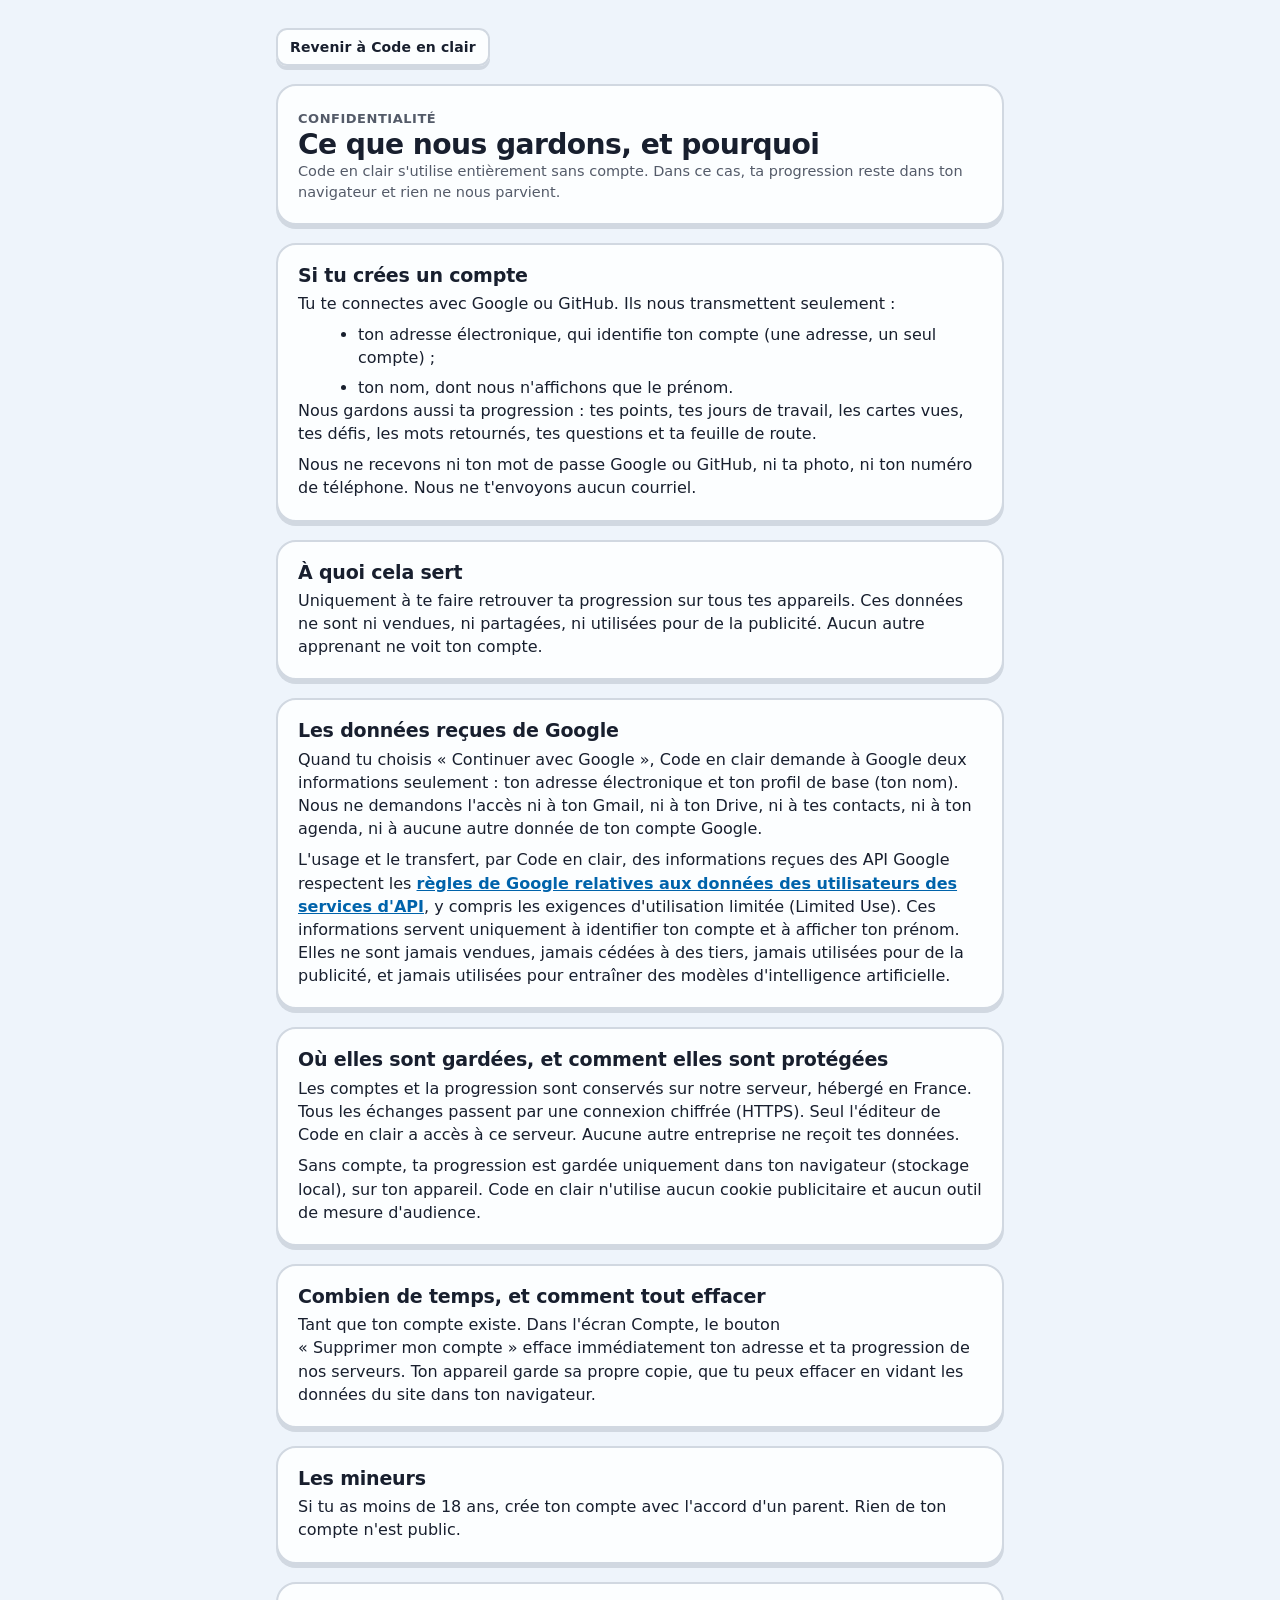
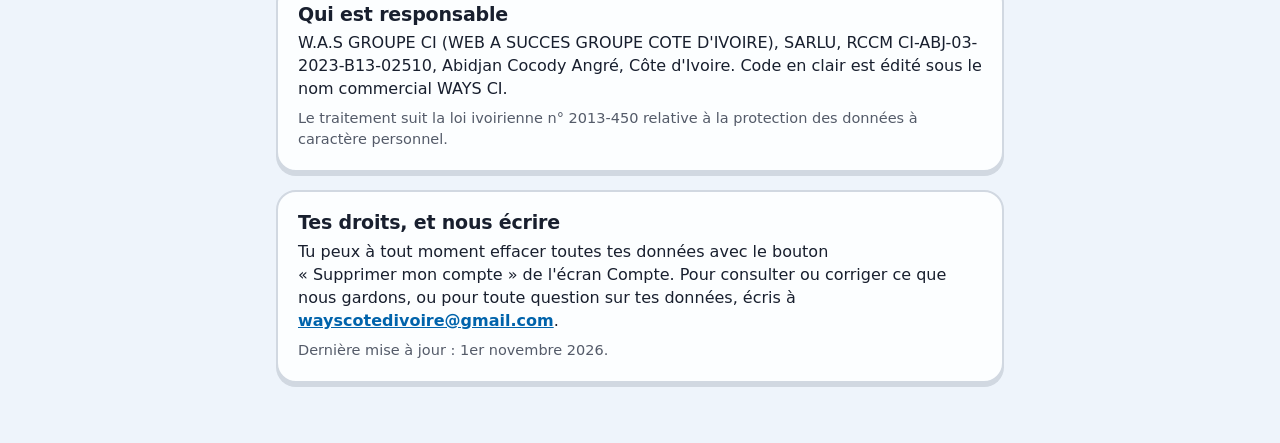
<file: confidentialite.html>
<!doctype html>
<html lang="fr">
<head>
<meta charset="utf-8">
<meta name="viewport" content="width=device-width, initial-scale=1">
<title>Confidentialité · Code en clair</title>
<meta name="description" content="Ce que Code en clair garde quand tu crées un compte, pourquoi, et comment tout effacer.">
<link rel="icon" href="icone.svg" type="image/svg+xml">
<link rel="stylesheet" href="style.css?v=20261101e">
<style>
  .page{max-width:760px;margin:0 auto;padding:28px 16px 60px;display:grid;gap:18px}
  .page h2{margin-bottom:6px}
  .page ul{margin:8px 0 0 20px;display:grid;gap:6px}
  .page p + p{margin-top:8px}
  .page a.btn{text-decoration:none}
</style>
</head>
<body>
<main class="page">
  <a href="./" class="btn sm" style="justify-self:start">Revenir à Code en clair</a>
  <div class="tile">
    <span class="label">Confidentialité</span>
    <h1 class="big">Ce que nous gardons, et pourquoi</h1>
    <p class="sub">Code en clair s'utilise entièrement sans compte. Dans ce cas, ta progression reste dans ton navigateur et rien ne nous parvient.</p>
  </div>

  <div class="tile">
    <h2 class="mid">Si tu crées un compte</h2>
    <p>Tu te connectes avec Google ou GitHub. Ils nous transmettent seulement :</p>
    <ul>
      <li>ton adresse électronique, qui identifie ton compte (une adresse, un seul compte) ;</li>
      <li>ton nom, dont nous n'affichons que le prénom.</li>
    </ul>
    <p>Nous gardons aussi ta progression : tes points, tes jours de travail, les cartes vues, tes défis, les mots retournés, tes questions et ta feuille de route.</p>
    <p>Nous ne recevons ni ton mot de passe Google ou GitHub, ni ta photo, ni ton numéro de téléphone. Nous ne t'envoyons aucun courriel.</p>
  </div>

  <div class="tile">
    <h2 class="mid">À quoi cela sert</h2>
    <p>Uniquement à te faire retrouver ta progression sur tous tes appareils. Ces données ne sont ni vendues, ni partagées, ni utilisées pour de la publicité. Aucun autre apprenant ne voit ton compte.</p>
  </div>

  <div class="tile">
    <h2 class="mid">Les données reçues de Google</h2>
    <p>Quand tu choisis « Continuer avec Google », Code en clair demande à Google deux informations seulement : ton adresse électronique et ton profil de base (ton nom). Nous ne demandons l'accès ni à ton Gmail, ni à ton Drive, ni à tes contacts, ni à ton agenda, ni à aucune autre donnée de ton compte Google.</p>
    <p>L'usage et le transfert, par Code en clair, des informations reçues des API Google respectent les <a href="https://developers.google.com/terms/api-services-user-data-policy" rel="noopener">règles de Google relatives aux données des utilisateurs des services d'API</a>, y compris les exigences d'utilisation limitée (Limited Use). Ces informations servent uniquement à identifier ton compte et à afficher ton prénom. Elles ne sont jamais vendues, jamais cédées à des tiers, jamais utilisées pour de la publicité, et jamais utilisées pour entraîner des modèles d'intelligence artificielle.</p>
  </div>

  <div class="tile">
    <h2 class="mid">Où elles sont gardées, et comment elles sont protégées</h2>
    <p>Les comptes et la progression sont conservés sur notre serveur, hébergé en France. Tous les échanges passent par une connexion chiffrée (HTTPS). Seul l'éditeur de Code en clair a accès à ce serveur. Aucune autre entreprise ne reçoit tes données.</p>
    <p>Sans compte, ta progression est gardée uniquement dans ton navigateur (stockage local), sur ton appareil. Code en clair n'utilise aucun cookie publicitaire et aucun outil de mesure d'audience.</p>
  </div>

  <div class="tile">
    <h2 class="mid">Combien de temps, et comment tout effacer</h2>
    <p>Tant que ton compte existe. Dans l'écran Compte, le bouton «&nbsp;Supprimer&nbsp;mon&nbsp;compte&nbsp;» efface immédiatement ton adresse et ta progression de nos serveurs. Ton appareil garde sa propre copie, que tu peux effacer en vidant les données du site dans ton navigateur.</p>
  </div>

  <div class="tile">
    <h2 class="mid">Les mineurs</h2>
    <p>Si tu as moins de 18 ans, crée ton compte avec l'accord d'un parent. Rien de ton compte n'est public.</p>
  </div>

  <div class="tile">
    <h2 class="mid">Qui est responsable</h2>
    <p>W.A.S GROUPE CI (WEB A SUCCES GROUPE COTE D'IVOIRE), SARLU, RCCM CI-ABJ-03-2023-B13-02510, Abidjan Cocody Angré, Côte d'Ivoire. Code en clair est édité sous le nom commercial WAYS CI.</p>
    <p class="sub">Le traitement suit la loi ivoirienne n° 2013-450 relative à la protection des données à caractère personnel.</p>
  </div>

  <div class="tile">
    <h2 class="mid">Tes droits, et nous écrire</h2>
    <p>Tu peux à tout moment effacer toutes tes données avec le bouton «&nbsp;Supprimer&nbsp;mon&nbsp;compte&nbsp;» de l'écran Compte. Pour consulter ou corriger ce que nous gardons, ou pour toute question sur tes données, écris à <a href="mailto:wayscotedivoire@gmail.com">wayscotedivoire@gmail.com</a>.</p>
    <p class="sub">Dernière mise à jour : 1er novembre 2026.</p>
  </div>
</main>
</body>
</html>
</file>
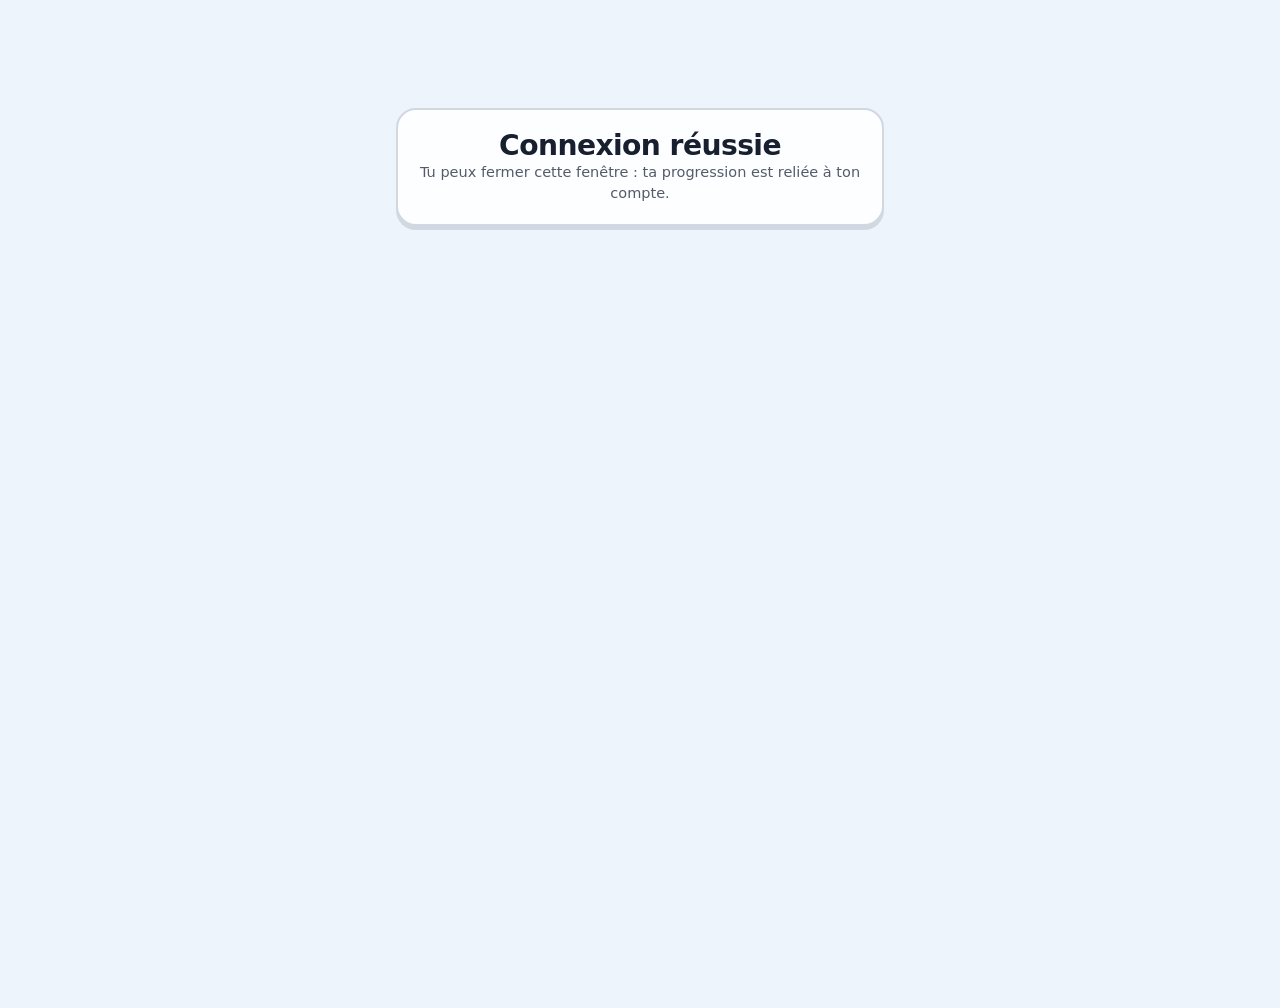
<file: connexion-terminee.html>
<!doctype html>
<html lang="fr">
<head>
<meta charset="utf-8">
<meta name="viewport" content="width=device-width, initial-scale=1">
<title>Connexion · Code en clair</title>
<link rel="icon" href="/icone.svg" type="image/svg+xml">
<link rel="stylesheet" href="/style.css?v=20261030c">
<style>.fin{max-width:520px;margin:12vh auto 0;padding:0 16px}.fin .tile{text-align:center}</style>
</head>
<body>
<!-- La fenêtre de Google ou GitHub revient ici après la connexion, puis se ferme toute seule -->
<main class="fin">
  <div class="tile">
    <h1 class="big" id="titre">Connexion réussie</h1>
    <p class="sub" id="texte">Tu peux fermer cette fenêtre : ta progression est reliée à ton compte.</p>
  </div>
</main>
<script src="/connexion-terminee.js"></script>
</body>
</html>
</file>
<file: style.css>
:root{
  --bg: oklch(0.965 0.012 250);
  --tile: oklch(0.995 0.003 250);
  --line: oklch(0.88 0.014 250);
  --ink: oklch(0.24 0.03 265);
  --muted: oklch(0.47 0.025 265);
  --term: oklch(0.22 0.025 265);
  --term-ink: oklch(0.93 0.01 250);
  --term-dim: oklch(0.7 0.02 250);
  --green: oklch(0.64 0.16 150);  --green-d: oklch(0.52 0.14 150); --green-s: oklch(0.94 0.05 150);
  --orange: oklch(0.68 0.17 50);  --orange-d: oklch(0.56 0.16 45); --orange-s: oklch(0.95 0.045 60);
  --violet: oklch(0.56 0.18 295); --violet-d: oklch(0.45 0.17 295); --violet-s: oklch(0.94 0.04 295);
  --blue: oklch(0.6 0.15 245);    --blue-d: oklch(0.49 0.14 248); --blue-s: oklch(0.94 0.035 245);
  --red: oklch(0.6 0.19 25);      --red-d: oklch(0.5 0.18 25);    --red-s: oklch(0.95 0.035 25);
  --gold: oklch(0.8 0.15 85);     --gold-d: oklch(0.66 0.14 75);
  --grey: oklch(0.8 0.01 250);    --grey-d: oklch(0.68 0.012 250);
  --mono: "Cascadia Code","Cascadia Mono",Consolas,Menlo,monospace;
  --sans: "Segoe UI Variable Display","Segoe UI",system-ui,-apple-system,Roboto,Arial,sans-serif;
  --ease: cubic-bezier(0.23,1,0.32,1);
  --spring: cubic-bezier(0.34,1.4,0.64,1);
}
*{box-sizing:border-box}
html,body{margin:0}
body{background:var(--bg);color:var(--ink);font:16px/1.45 var(--sans);-webkit-font-smoothing:antialiased;min-height:100vh}
h1,h2,h3,p{margin:0}
h1,h2,h3{line-height:1.12;text-wrap:balance}
button{font:inherit;color:inherit;cursor:pointer}
code,.mono{font-family:var(--mono)}
svg{display:block}

/* Barre du haut */
.top{position:sticky;top:0;z-index:20;display:flex;align-items:center;gap:20px;padding:10px 24px;background:oklch(0.995 0.003 250 / .92);backdrop-filter:blur(8px);border-bottom:2px solid var(--line)}
.logo{display:flex;align-items:center;gap:10px;font-weight:800;font-size:18px;letter-spacing:-0.01em;white-space:nowrap}
.logo i{width:34px;height:34px;border-radius:10px;background:var(--term);color:var(--green);display:grid;place-items:center;font:700 15px var(--mono);font-style:normal}
.tabs{display:flex;gap:4px}
.tab{display:flex;align-items:center;gap:8px;border:0;background:none;padding:9px 14px;border-radius:12px;font-weight:700;font-size:15px;color:var(--muted)}
.tab svg{width:20px;height:20px}
.tab:hover{background:var(--bg);color:var(--ink)}
.tab[aria-current="page"]{background:var(--blue-s);color:var(--blue-d)}
.hud{margin-left:auto;display:flex;align-items:center;gap:14px}
.pill{display:flex;align-items:center;gap:7px;font-weight:800;font-size:15px;padding:6px 12px;border-radius:999px;background:var(--bg)}
.pill svg{width:20px;height:20px}
.lvl{display:flex;align-items:center;gap:10px;min-width:210px}
.lvl-badge{width:36px;height:36px;border-radius:11px;background:var(--violet);color:#fff;display:grid;place-items:center;font-weight:800;box-shadow:0 3px 0 var(--violet-d)}
.lvl-txt{flex:1;font-size:13px;font-weight:700;color:var(--muted)}
.lvl-txt b{display:block;color:var(--ink);font-size:14px}
.xpbar{height:9px;border-radius:99px;background:var(--line);overflow:hidden;margin-top:4px}
.xpbar i{display:block;height:100%;background:linear-gradient(90deg,var(--gold),var(--orange));border-radius:99px;transition:width .5s var(--ease)}

main{padding:22px 24px 110px}
.screen{display:none}
.screen.on{display:block;animation:in .25s var(--ease)}
@keyframes in{from{opacity:0;transform:translateY(6px)}to{opacity:1;transform:none}}

/* Tuiles */
.tile{background:var(--tile);border:2px solid var(--line);border-radius:20px;padding:20px;box-shadow:0 4px 0 var(--line)}
.label{font-size:13px;font-weight:800;letter-spacing:.04em;color:var(--muted);text-transform:uppercase}
.big{font-size:clamp(22px,2.2vw,30px);font-weight:800;letter-spacing:-0.02em}
.mid{font-size:19px;font-weight:800;letter-spacing:-0.01em}
.sub{color:var(--muted);font-size:14.5px}

/* Boutons de jeu */
.btn{display:inline-flex;align-items:center;justify-content:center;gap:8px;min-height:48px;padding:0 22px;border-radius:14px;border:0;font-weight:800;font-size:16px;letter-spacing:.01em;background:var(--tile);color:var(--ink);box-shadow:0 4px 0 var(--line),inset 0 0 0 2px var(--line);transition:transform .1s var(--ease),box-shadow .1s var(--ease)}
.btn:active{transform:translateY(3px);box-shadow:0 1px 0 var(--line),inset 0 0 0 2px var(--line)}
.btn.go{background:var(--green);color:#fff;box-shadow:0 4px 0 var(--green-d)}
.btn.go:active{box-shadow:0 1px 0 var(--green-d)}
.btn.hot{background:var(--orange);color:#fff;box-shadow:0 4px 0 var(--orange-d)}
.btn.hot:active{box-shadow:0 1px 0 var(--orange-d)}
.btn.sm{min-height:38px;padding:0 14px;font-size:14px;border-radius:11px}
.btn svg{width:20px;height:20px}
.btn:focus-visible,.tab:focus-visible,.world:focus-visible,.card:focus-visible,.choice:focus-visible,input:focus-visible{outline:3px solid var(--blue);outline-offset:3px}

/* Accueil */
.home{display:grid;grid-template-columns:1.25fr 1.1fr .8fr;gap:18px}
.mission{background:var(--green);border-color:var(--green-d);box-shadow:0 5px 0 var(--green-d);color:#fff;position:relative;overflow:hidden;display:flex;flex-direction:column;gap:14px}
.mission .label{color:oklch(1 0 0 / .8)}
.mission .big{max-width:20ch}
.seg{display:flex;gap:6px}
.seg i{flex:1;height:10px;border-radius:99px;background:oklch(1 0 0 / .3)}
.seg i.on{background:#fff}
.mission .btn{background:#fff;color:var(--green-d);box-shadow:0 4px 0 var(--green-d);align-self:flex-start}
.mission .deco{position:absolute;right:-16px;bottom:-22px;font:800 120px/1 var(--mono);color:oklch(1 0 0 / .13);pointer-events:none}
.chips-cmd{display:flex;gap:6px;flex-wrap:wrap}
.chips-cmd code{background:oklch(1 0 0 / .2);padding:3px 9px;border-radius:8px;font-size:13.5px;font-weight:600}

.ask{display:flex;flex-direction:column;gap:12px}
.ask form{position:relative}
.ask input{width:100%;height:56px;border:2px solid var(--line);border-radius:16px;background:var(--bg);padding:0 16px 0 48px;font:600 17px var(--sans);color:var(--ink)}
.ask input::placeholder{color:var(--muted);font-weight:500}
.ask form svg{position:absolute;left:15px;top:17px;width:22px;height:22px;color:var(--muted)}
.qchips{display:flex;flex-wrap:wrap;gap:8px}
.qchip{border:2px solid var(--line);background:var(--tile);border-radius:12px;padding:6px 12px;font-weight:700;font-size:14px;box-shadow:0 2px 0 var(--line)}
.qchip:hover{border-color:var(--blue);color:var(--blue-d)}

.streak{display:flex;flex-direction:column;gap:12px}
.flame{display:flex;align-items:center;gap:12px}
.flame svg{width:46px;height:46px}
.week{display:grid;grid-template-columns:repeat(7,1fr);gap:6px;text-align:center;font-size:12px;font-weight:800;color:var(--muted)}
.week span{display:grid;place-items:center;aspect-ratio:1;border-radius:50%;background:var(--bg);margin-top:4px;border:2px solid var(--line)}
.week .on span{background:var(--orange);border-color:var(--orange-d)}
.week .today span{border-color:var(--orange);border-style:dashed}
.ring{display:flex;align-items:center;gap:12px}

.row-head{display:flex;align-items:baseline;justify-content:space-between;gap:12px;margin:30px 2px 12px}
.worlds{display:grid;grid-auto-flow:column;grid-auto-columns:minmax(250px,1fr);gap:16px;overflow-x:auto;padding:4px 2px 10px;scroll-snap-type:x mandatory}
.world{scroll-snap-align:start;text-align:left;border:0;border-radius:22px;padding:18px;color:#fff;display:flex;flex-direction:column;gap:10px;min-height:208px;transition:transform .15s var(--ease)}
.world:hover{transform:translateY(-3px)}
.world:active{transform:translateY(2px)}
.world .wi{width:44px;height:44px;border-radius:13px;background:oklch(1 0 0 / .22);display:grid;place-items:center}
.world .wi svg{width:24px;height:24px}
.world h3{font-size:21px;font-weight:800}
.world .sub{color:oklch(1 0 0 / .85)}
.world .xpbar{background:oklch(1 0 0 / .28);margin-top:auto}
.world .xpbar i{background:#fff}
.w-terminal{background:var(--green);box-shadow:0 5px 0 var(--green-d)}
.w-git{background:var(--orange);box-shadow:0 5px 0 var(--orange-d)}
.w-github{background:var(--violet);box-shadow:0 5px 0 var(--violet-d)}
.w-vscode{background:var(--blue);box-shadow:0 5px 0 var(--blue-d)}
.world.locked{background:var(--grey);box-shadow:0 5px 0 var(--grey-d);cursor:default}
.world.locked:hover{transform:none}
.lockline{display:flex;align-items:center;gap:6px;font-weight:700;font-size:14px;margin-top:auto}
.lockline svg{width:18px;height:18px}

.trio{display:grid;grid-template-columns:repeat(3,1fr);gap:18px}
.mini{display:flex;align-items:center;gap:12px;padding:10px 0;border-top:2px solid var(--bg)}
.mini:first-of-type{border-top:0}
.mini>svg{width:22px;height:22px;flex:none;color:var(--muted)}
.home>*,.trio>*,.gridf>*,.fiche>*,.game>*{min-width:0}
.tag{font:700 14px var(--mono);padding:4px 10px;border-radius:9px;background:var(--bg);white-space:nowrap}
.badges{display:grid;grid-template-columns:repeat(5,1fr);gap:10px;text-align:center;font-size:12px;font-weight:700;color:var(--muted)}
.medal{width:54px;height:54px;margin:0 auto 6px;border-radius:50%;display:grid;place-items:center;background:var(--gold);box-shadow:0 4px 0 var(--gold-d)}
.medal svg{width:26px;height:26px;color:#fff}
.medal.off{background:var(--line);box-shadow:0 4px 0 var(--grey)}
.medal.off svg{color:var(--grey-d)}

/* Monde */
.world-head{display:flex;align-items:center;gap:18px;border-radius:22px;padding:20px 22px;color:#fff;margin-bottom:18px}
.world-head .wi{width:56px;height:56px;border-radius:16px;background:oklch(1 0 0 / .22);display:grid;place-items:center}
.world-head .wi svg{width:30px;height:30px}
.world-head .xpbar{background:oklch(1 0 0 / .28);width:220px}
.world-head .xpbar i{background:#fff}
.world-pick{display:flex;gap:8px;margin-left:auto;flex-wrap:wrap}
.world-pick button{border:0;border-radius:11px;padding:7px 12px;font-weight:800;font-size:14px;background:oklch(1 0 0 / .2);color:#fff}
.world-pick button[aria-pressed="true"]{background:#fff;color:var(--ink)}
.cards{display:grid;grid-template-columns:repeat(auto-fill,minmax(230px,1fr));gap:16px}
.card{text-align:left;border:2px solid var(--line);background:var(--tile);border-radius:18px;padding:16px;box-shadow:0 4px 0 var(--line);display:flex;flex-direction:column;gap:8px;min-height:150px;transition:transform .12s var(--ease)}
.card:hover{transform:translateY(-3px);border-color:var(--ink)}
.card:active{transform:translateY(2px)}
.card .cmdbig{font:700 21px var(--mono);letter-spacing:-0.01em}
.card .state{margin-top:auto;display:flex;align-items:center;justify-content:space-between}
.stars{display:flex;gap:2px}
.stars svg{width:18px;height:18px;color:var(--line)}
.stars svg.on{color:var(--gold)}
.st{font-size:12.5px;font-weight:800;padding:3px 9px;border-radius:99px}
.st.ok{background:var(--green-s);color:var(--green-d)}
.st.ko{background:var(--red-s);color:var(--red-d)}
.st.new{background:var(--blue-s);color:var(--blue-d)}
.empty{grid-column:1/-1;text-align:center;padding:30px}

/* Fiche */
.fiche{display:grid;grid-template-columns:330px 1fr;gap:18px;align-items:start}
.hero{position:sticky;top:84px;color:#fff;border:0;display:flex;flex-direction:column;gap:12px}
.hero .cmdhuge{font:800 clamp(34px,3.4vw,46px)/1.05 var(--mono);letter-spacing:-0.03em}
.hero .say{font-size:17px;font-weight:700}
.hero .label{color:oklch(1 0 0 / .8)}
.speak{display:flex;align-items:center;gap:10px;background:oklch(1 0 0 / .18);border-radius:14px;padding:10px 12px;border:0;color:#fff;font-weight:700;text-align:left}
.speak svg{width:26px;height:26px;flex:none}
.speak small{display:block;font-weight:600;opacity:.85}
.hero .two{display:grid;grid-template-columns:1fr 1fr;gap:8px}
.hero .btn{width:100%}
.hero .btn.light{background:#fff;color:var(--ink);box-shadow:0 4px 0 oklch(0 0 0 / .18)}
.hero .btn.light.sel-ok{background:var(--green-s);color:var(--green-d)}
.hero .btn.light.sel-ko{background:var(--red-s);color:var(--red-d)}
.hero .btn.hot{background:var(--ink);box-shadow:0 4px 0 oklch(0 0 0 / .35)}
.gridf{display:grid;grid-template-columns:repeat(3,1fr);gap:18px}
.gridf .span2{grid-column:span 2}
.gridf .tile{display:flex;flex-direction:column;gap:10px}
.gridf .tile .label{display:flex;align-items:center;gap:8px}
.gridf .tile .label svg{width:18px;height:18px}
.say-big{font-size:19px;font-weight:700;line-height:1.35}
.flow{display:flex;align-items:center;gap:8px;flex-wrap:wrap}
.flow .tag.here{background:var(--ink);color:#fff}
.flow svg{width:18px;height:18px;color:var(--muted)}
.term{background:var(--term);color:var(--term-ink);border-radius:14px;font:14.5px/1.55 var(--mono);overflow:hidden}
.tline{display:flex;align-items:center;gap:10px;padding:10px 12px;border-top:1px solid oklch(0.32 0.02 265)}
.tline:first-child{border-top:0}
.tline .p{color:var(--green)}
.tline code{flex:1;min-width:0;overflow-wrap:anywhere}
.tline small{display:block;font-family:var(--sans);color:var(--term-dim);font-size:13px}
.copy{border:0;background:oklch(1 0 0 / .1);color:var(--term-ink);border-radius:9px;padding:6px 10px;font:700 12.5px var(--sans)}
.copy:hover{background:oklch(1 0 0 / .2)}
.vsc{display:flex;gap:12px;align-items:stretch}
.vsc-mock{flex:none;width:150px;background:var(--term);border-radius:12px;padding:10px;color:var(--term-ink);font:12.5px var(--mono);display:flex;flex-direction:column;gap:6px}
.vsc-mock div{display:flex;justify-content:space-between;align-items:center;padding:4px 6px;border-radius:6px}
.vsc-mock .hl{background:oklch(1 0 0 / .1)}
.vsc-mock b{width:20px;height:20px;border-radius:6px;background:var(--orange);color:#fff;display:grid;place-items:center;font:800 15px var(--sans);animation:blink 1.6s ease-in-out infinite}
@keyframes blink{50%{transform:scale(1.15)}}
@media (prefers-reduced-motion:reduce){.vsc-mock b{animation:none}}
.kbd{font:700 12.5px var(--mono);border:2px solid var(--line);border-bottom-width:3px;border-radius:7px;padding:0 6px;background:var(--tile)}
.trad{display:grid;gap:8px}
.trad div{display:grid;grid-template-columns:1fr 1fr;gap:10px;align-items:center;background:var(--bg);border-radius:11px;padding:8px 10px;font-size:14px}
.trad code{font-size:13px}
.trad span{font-weight:700}
details.trap{border:2px solid var(--line);border-radius:13px;background:var(--bg)}
details.trap+details.trap{margin-top:8px}
details.trap summary{list-style:none;cursor:pointer;padding:10px 12px;display:flex;align-items:center;gap:10px;font-weight:700;font-size:14.5px}
details.trap summary::-webkit-details-marker{display:none}
details.trap summary code{color:var(--red-d);font-size:13px;flex:1;overflow-wrap:anywhere}
details.trap summary svg{width:18px;height:18px;transition:transform .2s var(--ease);flex:none}
details.trap[open] summary svg{transform:rotate(90deg)}
details.trap p{padding:0 12px 12px;font-size:14.5px}
.words{display:flex;flex-wrap:wrap;gap:8px}
.word{border:2px solid var(--line);background:var(--tile);border-radius:12px;padding:6px 12px;font-weight:700;box-shadow:0 2px 0 var(--line)}
.word small{color:var(--muted);font-weight:600;margin-left:6px}

/* Défis */
.game{display:grid;grid-template-columns:1fr 300px;gap:18px;align-items:start}
.gbar{display:flex;align-items:center;gap:14px;margin-bottom:16px}
.gbar .xpbar{flex:1;height:14px}
.gbar .xpbar i{background:var(--green)}
.hearts{display:flex;gap:4px}
.hearts svg{width:26px;height:26px;color:var(--red)}
.hearts svg.lost{color:var(--line)}
.q{font-size:clamp(22px,2.4vw,30px);font-weight:800;letter-spacing:-0.02em;margin:6px 0 18px}
.choices{display:grid;grid-template-columns:repeat(2,1fr);gap:14px}
.choice{border:2px solid var(--line);background:var(--tile);border-radius:18px;padding:20px;font:700 20px var(--mono);box-shadow:0 4px 0 var(--line);text-align:left;transition:transform .1s var(--ease)}
.choice:hover{border-color:var(--blue)}
.choice:active{transform:translateY(3px);box-shadow:0 1px 0 var(--line)}
.choice.good{background:var(--green-s);border-color:var(--green);box-shadow:0 4px 0 var(--green)}
.choice.bad{background:var(--red-s);border-color:var(--red);box-shadow:0 4px 0 var(--red);animation:shake .3s}
@keyframes shake{25%{transform:translateX(-5px)}75%{transform:translateX(5px)}}
.typebox{background:var(--term);border-radius:18px;overflow:hidden}
.typebox pre{margin:0;padding:16px 18px;color:var(--term-ink);font:15px/1.6 var(--mono);white-space:pre-wrap;min-height:92px}
.typebox pre .c{color:var(--term-dim)}
.typebox pre .p{color:var(--green)}
.typebox form{display:flex;align-items:center;gap:10px;padding:14px 18px;border-top:1px solid oklch(0.32 0.02 265)}
.typebox input{flex:1;min-width:0;background:transparent;border:0;outline:none;color:#fff;font:17px var(--mono)}
.typebox input::placeholder{color:var(--term-dim)}
.typebox form .p{color:var(--green);font:700 17px var(--mono)}
.feedback{margin-top:16px;border-radius:18px;padding:16px 18px;display:none;align-items:center;gap:14px}
.feedback.ok{display:flex;background:var(--green-s);color:var(--green-d)}
.feedback.ko{display:flex;background:var(--red-s);color:var(--red-d)}
.feedback b{display:block;font-size:19px}
.feedback p{color:var(--ink);font-size:15px;margin-top:2px}
.feedback .btn{margin-left:auto;flex:none}
.side-g{display:flex;flex-direction:column;gap:14px}
.end{text-align:center;padding:40px 20px}
.end .bigstars{display:flex;justify-content:center;gap:10px;margin:14px 0}
.end .bigstars svg{width:56px;height:56px;color:var(--gold)}
.end .bigstars svg.off{color:var(--line)}

/* Cartes-mots */
.deck{display:grid;grid-template-columns:repeat(auto-fill,minmax(220px,1fr));gap:16px;margin-top:16px}
.flip{perspective:900px;height:190px;border:0;background:none;padding:0;text-align:left}
.flip-in{position:relative;width:100%;height:100%;transition:transform .45s var(--ease);transform-style:preserve-3d}
.flip.on .flip-in{transform:rotateY(180deg)}
.face{position:absolute;inset:0;backface-visibility:hidden;border-radius:20px;padding:18px;display:flex;flex-direction:column;gap:6px}
.front{background:var(--tile);border:2px solid var(--line);box-shadow:0 4px 0 var(--line)}
.front b{font:800 22px var(--mono);letter-spacing:-0.01em}
.front .pr{color:var(--orange-d);font-weight:800}
.front .hint2{margin-top:auto;font-size:13px;color:var(--muted);font-weight:700}
.back{background:var(--violet);color:#fff;transform:rotateY(180deg);box-shadow:0 4px 0 var(--violet-d)}
.back b{font-size:21px;font-weight:800}
.back p{font-size:14.5px;opacity:.95}
.say-btn{position:absolute;top:12px;right:12px;width:38px;height:38px;border-radius:11px;border:0;background:var(--orange-s);color:var(--orange-d);display:grid;place-items:center}
.say-btn svg{width:20px;height:20px}
.deck-tools{display:flex;gap:12px;align-items:center;flex-wrap:wrap}
.deck-tools input{flex:1;min-width:220px;height:50px;border:2px solid var(--line);border-radius:14px;background:var(--tile);padding:0 16px;font:600 16px var(--sans);color:var(--ink)}

/* Parcours */
.road{display:grid;grid-auto-flow:column;grid-auto-columns:minmax(210px,1fr);gap:0;overflow-x:auto;padding:10px 2px 16px}
.stop{position:relative;padding:0 10px;display:flex;flex-direction:column;align-items:center;text-align:center;gap:8px}
.stop::before{content:"";position:absolute;top:34px;left:0;right:0;height:8px;background:var(--line);z-index:0}
.stop:first-child::before{left:50%}
.stop:last-child::before{right:50%}
.stop.done::before,.stop.cur::before{background:linear-gradient(90deg,var(--green) 50%,var(--line) 50%)}
.stop.done::before{background:var(--green)}
.node{position:relative;z-index:1;width:76px;height:76px;border-radius:50%;display:grid;place-items:center;font:800 26px var(--mono);background:var(--tile);border:4px solid var(--line);color:var(--muted)}
.stop.cur .node{background:var(--orange);border-color:var(--orange-d);color:#fff;box-shadow:0 0 0 8px var(--orange-s)}
.stop.done .node{background:var(--green);border-color:var(--green-d);color:#fff}
.stop h3{font-size:17px;font-weight:800}
.stop .when{font-size:12.5px;font-weight:800;color:var(--muted);text-transform:uppercase;letter-spacing:.04em}
.week0{display:grid;grid-template-columns:repeat(5,1fr);gap:14px}
.sess{display:flex;flex-direction:column;gap:8px;min-height:160px}
.sess .n{width:40px;height:40px;border-radius:12px;display:grid;place-items:center;font:800 18px var(--mono);background:var(--bg)}
.sess.cur{border-color:var(--orange);box-shadow:0 4px 0 var(--orange)}
.sess.cur .n{background:var(--orange);color:#fff}
.sess .btn{margin-top:auto}

/* Gain de points */
.pop{position:fixed;left:50%;top:40%;transform:translate(-50%,-50%) scale(.95);font:800 44px var(--sans);color:var(--gold-d);text-shadow:0 3px 0 #fff;opacity:0;pointer-events:none;z-index:40}
.pop.show{animation:pop 1s var(--ease)}
@keyframes pop{0%{opacity:0;transform:translate(-50%,-30%) scale(.95)}25%{opacity:1;transform:translate(-50%,-50%) scale(1.05)}70%{opacity:1}100%{opacity:0;transform:translate(-50%,-90%) scale(1)}}
.toast{position:fixed;left:50%;bottom:26px;transform:translate(-50%,8px);background:var(--ink);color:#fff;padding:11px 18px;border-radius:13px;font-weight:700;font-size:14.5px;opacity:0;pointer-events:none;transition:opacity .18s,transform .2s var(--ease);z-index:40}
.toast.show{opacity:1;transform:translate(-50%,0)}
@media (prefers-reduced-motion:reduce){.screen.on,.pop.show,.choice.bad{animation:none}.flip-in{transition:none}}

/* Écrans moyens et téléphone */
@media (max-width:1180px){
  .home{grid-template-columns:1fr 1fr}
  .home .streak{grid-column:span 2}
  .gridf{grid-template-columns:1fr 1fr}
  .week0{grid-template-columns:repeat(3,1fr)}
}
@media (max-width:820px){
  .top{padding:10px 14px;gap:10px;backdrop-filter:none;background:var(--tile)}
  .tabs{position:fixed;left:0;right:0;bottom:0;justify-content:space-around;background:var(--tile);border-top:2px solid var(--line);padding:6px 4px calc(6px + env(safe-area-inset-bottom));z-index:30}
  .tab{flex-direction:column;gap:2px;font-size:11.5px;padding:6px 4px;flex:1}
  .lvl{min-width:0}
  .lvl-txt{display:none}
  .logo span{display:none}
  main{padding:16px 14px 110px}
  .home,.trio,.fiche,.game,.gridf{grid-template-columns:1fr}
  .home .streak{grid-column:auto}
  .gridf .span2{grid-column:auto}
  .hero{position:static}
  .choices{grid-template-columns:1fr}
  .week0{grid-template-columns:repeat(5,minmax(160px,1fr));overflow-x:auto}
  .world-head{flex-wrap:wrap}
  .world-pick{margin-left:0}
  .world-head .xpbar{width:100%}
  .badges{grid-template-columns:repeat(5,minmax(0,1fr))}
  .medal{width:46px;height:46px}
}

/* Ajouts de l'outil (au-delà de la maquette) */
.guide-link{display:inline-flex;align-items:center;gap:6px;font-weight:700;font-size:14px;color:var(--muted);text-decoration:none;padding:8px 12px;border-radius:12px}
.guide-link:hover{background:var(--bg);color:var(--ink)}
.guide-link svg{width:18px;height:18px}
.qdel{border:0;background:none;color:var(--muted);width:32px;height:32px;border-radius:9px;display:grid;place-items:center;flex:none}
.qdel:hover{background:var(--red-s);color:var(--red-d)}
.qdel svg{width:16px;height:16px}
.quand{font-size:15px;color:var(--muted)}
.sess.locked{opacity:.6}
.sess .bar2{height:8px;border-radius:99px;background:var(--bg);overflow:hidden}
.sess .bar2 i{display:block;height:100%;background:var(--green)}
.mission .row2{display:flex;gap:10px;flex-wrap:wrap;align-self:flex-start}
.mission .btn.ghostw{background:oklch(1 0 0 / .18);color:#fff;box-shadow:0 4px 0 var(--green-d)}
.hello{font-weight:700;color:oklch(1 0 0 / .9)}
@media (max-width:820px){.guide-link span{display:none}}
.guide-link[hidden]{display:none}
/* Niveaux des étapes */
.niv{display:inline-flex;align-items:center;font-size:12.5px;font-weight:800;padding:4px 11px;border-radius:999px;white-space:nowrap}
.niv1{background:var(--green-s);color:var(--green-d)}
.niv2{background:var(--blue-s);color:var(--blue-d)}
.niv3{background:var(--violet-s);color:var(--violet-d)}
.mission .niv{background:oklch(1 0 0 / .92)}
/* Python : les espaces en début de ligne comptent, on les garde à l affichage */
.tline code{white-space:pre-wrap}
/* Jamais de ligature dans le code : un débutant doit voir >= et non le symbole fusionné */
code,pre,kbd,.mono,.cmdhuge,.cmdbig,.tag,.chips-cmd code,.typebox,.typebox input,.term,.choice,.front b{font-variant-ligatures:none;font-feature-settings:"liga" 0,"calt" 0}
/* Les longs textes sans espace (adresses, JSON, commandes) passent à la ligne au lieu de déborder */
.trad div{grid-template-columns:minmax(0,1fr) minmax(0,1fr)}
.trad code,.trad span{overflow-wrap:anywhere;min-width:0}
.flow .tag{white-space:normal;overflow-wrap:anywhere;text-align:left}
.cmdhuge,.cmdbig,.say,.say-big,.mini .tag{overflow-wrap:anywhere}
/* Lien vers la documentation officielle sur chaque carte */
.doc-off{display:flex;align-items:center;gap:10px;color:#fff;text-decoration:none;font-weight:700;background:oklch(1 0 0 / .14);border-radius:12px;padding:10px 12px}
.doc-off svg{width:20px;height:20px;flex:none}
.doc-off small{display:block;font-weight:600;opacity:.85;margin-left:auto;font-size:12px}
.doc-off:hover{background:oklch(1 0 0 / .24)}

/* ---------- Le compte (facultatif) ---------- */
.compte-btn{border:0;cursor:pointer;color:var(--muted);position:relative}
.compte-btn[hidden]{display:none}
.compte-btn.on{color:var(--green-d)}
.compte-btn.on::after{content:"";position:absolute;right:6px;top:6px;width:8px;height:8px;border-radius:50%;background:var(--green)}
.compte-btn.attente::after{background:var(--orange)}
.compte{display:grid;gap:18px;max-width:760px}
.compte .big{margin:6px 0 8px}
.connexions{display:flex;flex-wrap:wrap;gap:12px;margin:18px 0 12px}
.btn.connexion svg{width:22px;height:22px}
.petit{font-size:13.5px}
.compte a,.page a:not(.btn){color:var(--blue-d);font-weight:700}
.etat-sauvegarde{display:flex;align-items:center;gap:8px;font-weight:700;color:var(--green-d);margin-top:12px}
.etat-sauvegarde svg{width:20px;height:20px}
.etat-sauvegarde.attente{color:var(--orange-d)}
.tile.danger{border-color:var(--line)}
.bandeau{display:flex;align-items:center;gap:14px;flex-wrap:wrap;margin-bottom:18px}
.bandeau > svg{width:30px;height:30px;color:var(--blue);flex:none}
.bandeau .qdel svg{width:18px;height:18px}
/* Écrans moyens : le bouton Compte rejoint la barre du haut, le niveau ne garde que son badge (comme sur téléphone) */
@media (max-width:1180px) and (min-width:821px){
  .top{gap:12px;padding:10px 16px}
  .tab{white-space:nowrap;padding:9px 10px}
  .lvl{min-width:0}
  .lvl-txt{display:none}
}
/* Ma route : deux colonnes sur grand écran, une seule sur téléphone (la règle ne doit pas vivre dans le code, sinon elle gagne sur le téléphone) */
.route2{grid-template-columns:1.3fr 1fr}
.actions-route{display:flex;align-items:center;gap:6px;flex:none}
@media (max-width:820px){
  .route2{grid-template-columns:1fr}
  /* Les flèches et le bouton passent sous le nom : le texte garde toute la largeur */
  .ligne-route.dans{flex-wrap:wrap}
  .ligne-route.dans .actions-route{width:100%;padding-left:44px}
  .ligne-route.dans .actions-route .btn{margin-left:auto}
  /* Le titre garde sa ligne, l'explication passe dessous */
  #parcours .row-head{flex-wrap:wrap}
  #parcours .row-head .sub{flex-basis:100%}
}

/* À propos : écrit dans la page, lisible sans programme ni compte (validation de la marque par Google, 01/11) */
.apropos{margin-top:28px;max-width:860px}
.apropos .tile{display:grid;gap:8px}
.apropos a{color:inherit;text-decoration:underline}
</file>
